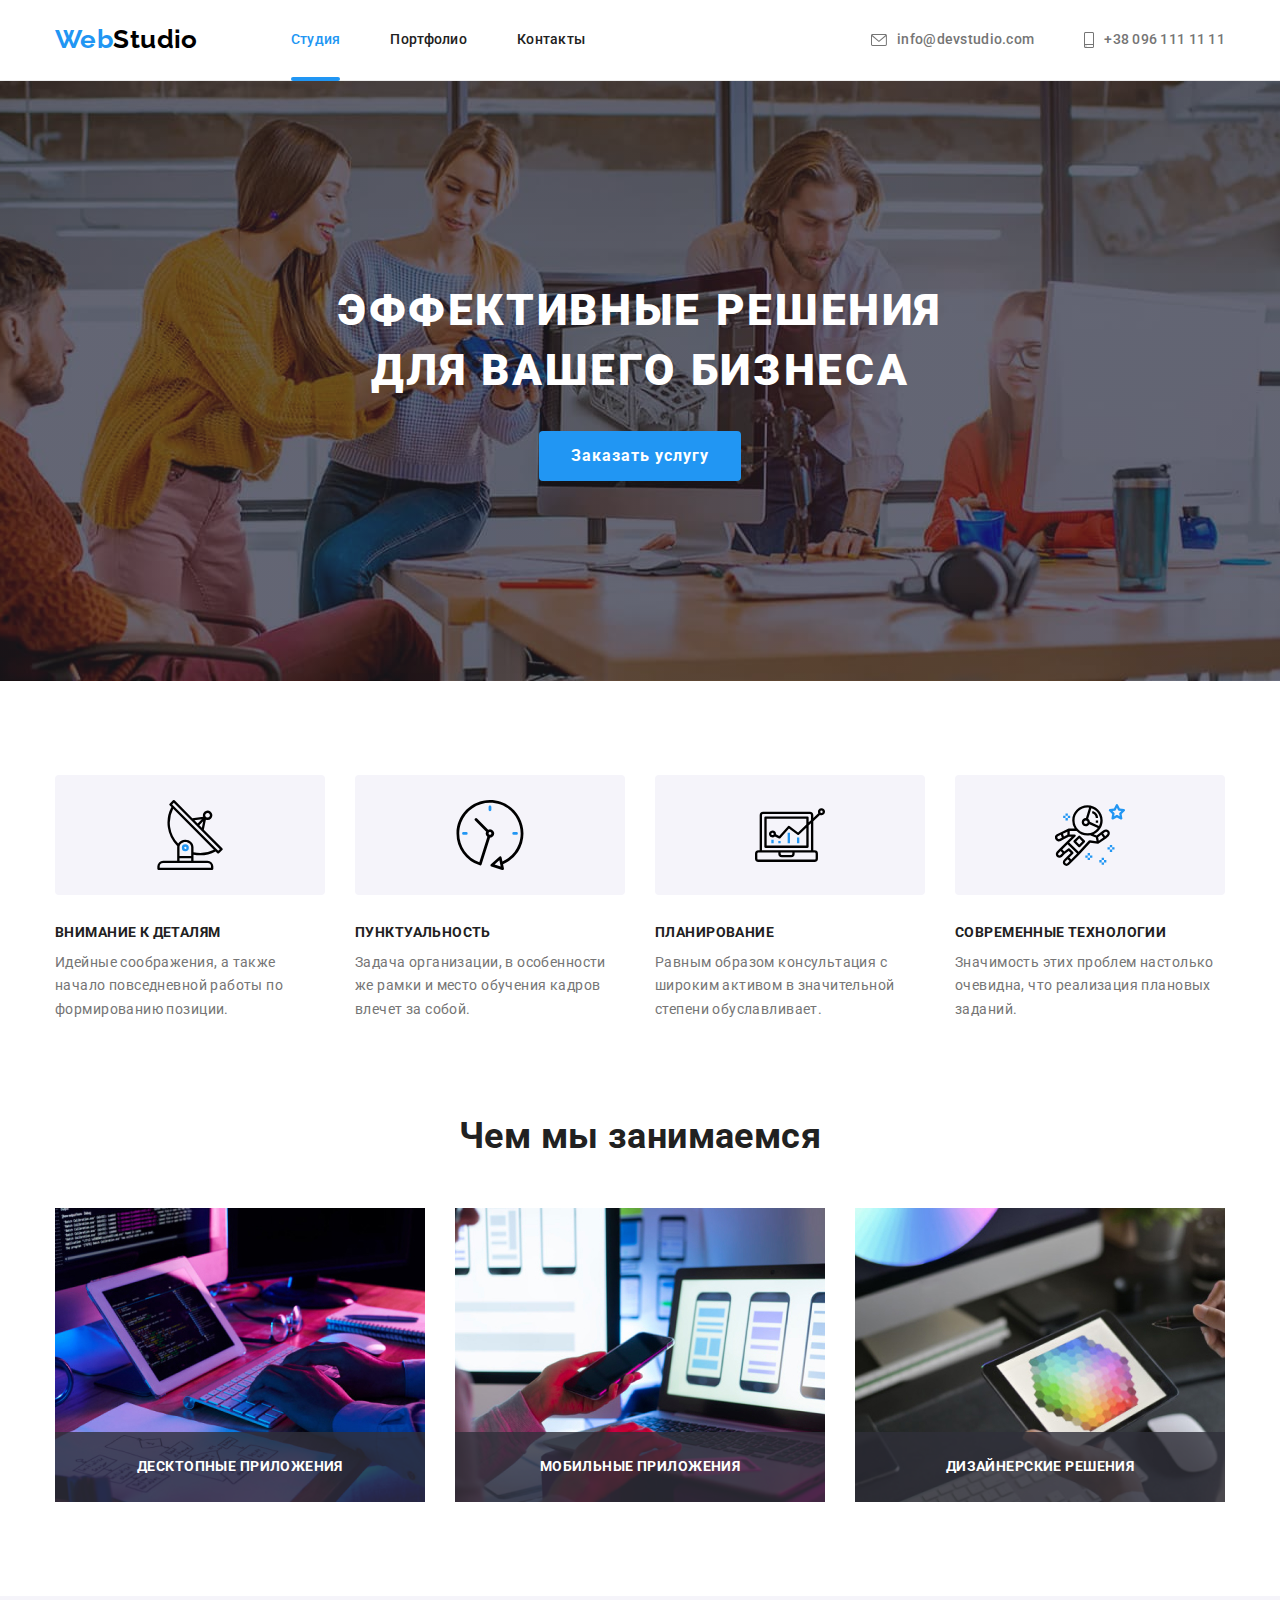
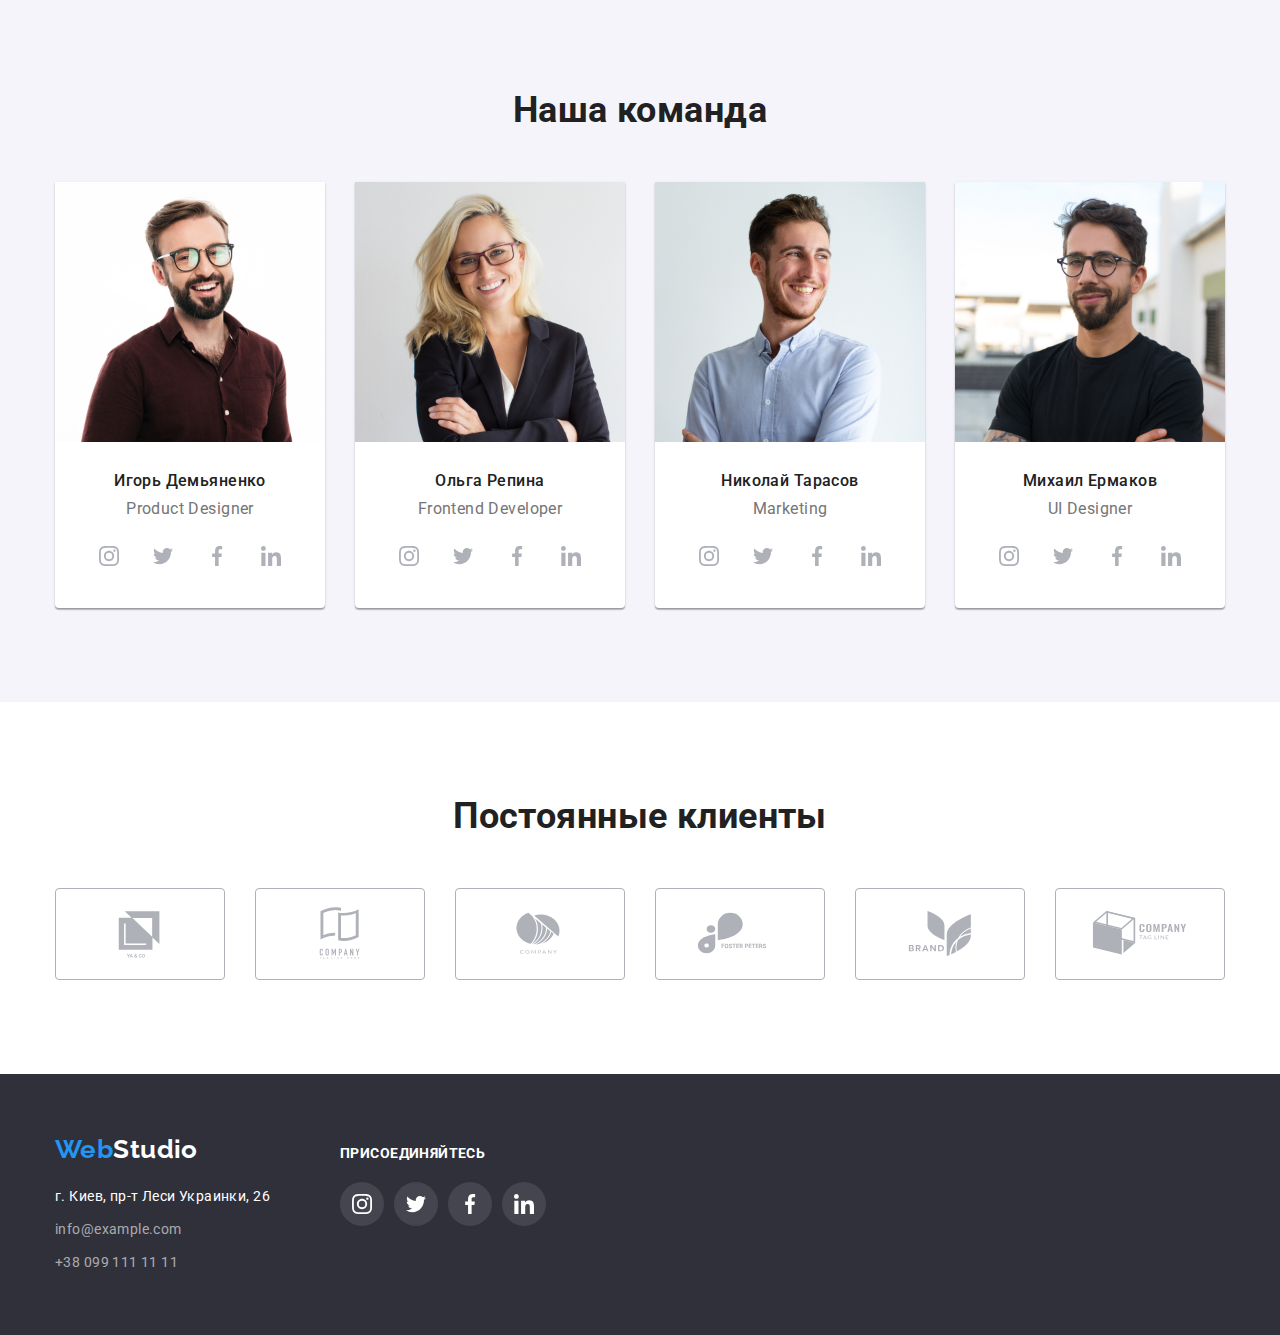
<file: index.html>
<!DOCTYPE html>
<html lang="ru">
<head>
    <meta charset="UTF-8">
    <meta http-equiv="X-UA-Compatible" content="IE=edge">
    <meta name="viewport" content="width=device-width, initial-scale=1.0">
    <title>WebStudio</title>
    <link href="https://fonts.googleapis.com/css2?family=Raleway:wght@700&family=Roboto:wght@400;500;700;900&display=swap" rel="stylesheet">
    <link rel="stylesheet" href="https://cdnjs.cloudflare.com/ajax/libs/modern-normalize/1.1.0/modern-normalize.min.css">
    <link rel="stylesheet" href="./css/styles.css">
    <link rel="stylesheet" href="./js/modal.js">
</head>
<body>
    
    <header class="header-border">
        <div class="container header-formating">
            <nav class="header-formating">
                <a href="./index.html" class="logo">Web<span class="logohead-second-color">Studio</span></a>
                <ul class="header-nav">
                    <li class="header-nav-item"><a href="./index.html" class="nav-link nav-link-color">Студия</a></li>
                    <li class="header-nav-item"><a href="./portfolio.html" class="nav-link">Портфолио</a></li>
                    <li class="header-nav-item"><a href="" class="nav-link">Контакты</a></li>
                </ul>
            </nav>
            
            <ul class="head-contacts">
                <li class="item">
                    
                    <a href="mailto:info@devstudio.com" class="head-contacts-link"> 
                        <svg class="contact-icon" width="16px" height="12px">
                        <use href="./images/sprite.svg#iconmail"></use>
                        </svg>
                    info@devstudio.com
                    </a>
                </li>
                <li class="item">
                    <a href="tel:+380961111111" class="head-contacts-link">
                        <svg class="contact-icon" width="10px" height="16px">
                            <use href="./images/sprite.svg#iconsmartphone"></use>
                        </svg>
                        +38 096 111 11 11
                    </a>
                </li>
            </ul>
        </div>
    
    </header>
    
    
    <!-- main -->
    <main>
    <!-- Section 1 Main image with button-->
        <section class="section main-header-bg">
            
            <h1 class="main-header">Эффективные решения для вашего бизнеса</h1>
            <button data-modal-open type="button" class="button-order">Заказать услугу</button>
            
        </section>
   
    <!-- Section 2 Work's specification -->
    <section class="section">
        <div class="container">
        <!-- Header will be hiden later -->
        <h2 class="visually-hidden">Особенности</h2>
        <ul class="specification-list">
            <li class="item">
                <div class="spec-container">
                <svg class="icon-spec" width="70px" height="70px">
                    <use href="./images/sprite.svg#iconsatellite"></use>
                </svg>
                </div>
                <h3 class="specifications-header-style">Внимание к деталям</h3>
                <p class="specification-title">Идейные соображения, а также начало повседневной работы по формированию позиции.</p>
            </li>
            <li class="item item-punctuality">
                <div class="spec-container">
                    <svg class="icon-spec" width="70px" height="70px">
                        <use href="./images/sprite.svg#iconclock"></use>
                    </svg>
                </div>
                <h3 class="specifications-header-style">Пунктуальность</h3>
                <p class="specification-title">Задача организации, в особенности же рамки и место обучения кадров влечет за собой.</p>
            </li>
            <li class="item item-planing">
                <div class="spec-container">
                    <svg class="icon-spec" width="70px" height="70px">
                        <use href="./images/sprite.svg#icondiagram"></use>
                    </svg>
                </div>
                <h3 class="specifications-header-style">Планирование</h3>
                <p class="specification-title">Равным образом консультация с широким активом в значительной степени обуславливает.</p>
            </li>
            <li class="item item-technology">
                <div class="spec-container">
                    <svg class="icon-spec" width="70px" height="70px">
                        <use href="./images/sprite.svg#iconastronaut"></use>
                    </svg>
                </div>
                <h3 class="specifications-header-style">Современные технологии</h3>
                <p class="specification-title">Значимость этих проблем настолько очевидна, что реализация плановых заданий.</p>
            </li>  
        </ul>
        </div>
    </section>
    <!-- Section 3 Field of activity-->
    <section class="section no-top-padding">
        <div class="container">
        <h2 class="secondary-header">Чем мы занимаемся</h2>
        <ul class="activity-list">
            <li class="item">
                <div class="activity-image">
                <img src="./images/pc.jpg" alt="Разработка для ПК" width="370">
                <h3 class="activity-description">Десктопные приложения</h3>
                </div>
            </li>
            <li class="item">
                <div class="activity-image">
                <img src="./images/phone.jpg" alt="Разработка для смартфонов" width="370">
                <h3 class="activity-description">Мобильные приложения</h3>
                </div>
            </li>
            <li class="item">
                <div class="activity-image">
                <img src="./images/tablets.jpg" alt="Разработка для планшетов" width="370">
                <h3 class="activity-description">Дизайнерские решения</h3>
                </div>
            </li>
        </ul>
        </div>
    </section>
    <!-- Section 4 Staff-->
    <section class="section staff-section">
        <div class="container">
        <h2 class="secondary-header">Наша команда</h2>
        <ul class="staff-list">
            <li class="staff-style">
                <img src="./images/Igor.jpg" alt="Игорь Демьяненко" width="270">
                <div class="staff-container">
                <h3 class="staff-title">Игорь Демьяненко</h3>
                <p class="staff-descript">Product Designer</p>
                    <ul class="social-list">
                        <li>
                            <a href="" class="social-links">
                            <svg class="social-icon">
                                <use href="./images/sprite.svg#iconinst"></use>
                            </svg> 
                            </a>
                        </li>
                        <li>
                            <a href="" class="social-links">
                                <svg class="social-icon">
                                    <use href="./images/sprite.svg#icontwitter"></use>
                                </svg>
                            </a>
                        </li>
                        <li>
                            <a href="" class="social-links">
                                <svg class="social-icon">
                                    <use href="./images/sprite.svg#iconfacebook"></use>
                                </svg>
                            </a>
                        </li>
                        <li>
                            <a href="" class="social-links">
                                <svg class="social-icon">
                                    <use href="./images/sprite.svg#iconlinkedin"></use>
                                </svg>
                            </a>
                        </li>
                    </ul>
                </div>
            </li>
            <li class="staff-style">
                <img src="./images/Olga.jpg" alt="Ольга Репина" width="270">
                <div class="staff-container">
                <h3 class="staff-title">Ольга Репина</h3>
                <p class="staff-descript">Frontend Developer</p>
                <ul class="social-list">
                    <li>
                        <a href="" class="social-links">
                            <svg class="social-icon">
                                <use href="./images/sprite.svg#iconinst"></use>
                            </svg>
                        </a>
                    </li>
                    <li>
                        <a href="" class="social-links">
                            <svg class="social-icon">
                                <use href="./images/sprite.svg#icontwitter"></use>
                            </svg>
                        </a>
                    </li>
                    <li>
                        <a href="" class="social-links">
                            <svg class="social-icon">
                                <use href="./images/sprite.svg#iconfacebook"></use>
                            </svg>
                        </a>
                    </li>
                    <li>
                        <a href="" class="social-links">
                            <svg class="social-icon">
                                <use href="./images/sprite.svg#iconlinkedin"></use>
                            </svg>
                        </a>
                    </li>
                </ul>
                </div>
            </li>
            <li class="staff-style">
                <img src="./images/Nikolay.jpg" alt="Николай Тарасов" width="270">
                <div class="staff-container">
                <h3 class="staff-title">Николай Тарасов</h3>
                <p class="staff-descript">Marketing</p>
                <ul class="social-list">
                    <li>
                        <a href="" class="social-links">
                            <svg class="social-icon">
                                <use href="./images/sprite.svg#iconinst"></use>
                            </svg>
                        </a>
                    </li>
                    <li>
                        <a href="" class="social-links">
                            <svg class="social-icon">
                                <use href="./images/sprite.svg#icontwitter"></use>
                            </svg>
                        </a>
                    </li>
                    <li>
                        <a href="" class="social-links">
                            <svg class="social-icon">
                                <use href="./images/sprite.svg#iconfacebook"></use>
                            </svg>
                        </a>
                    </li>
                    <li>
                        <a href="" class="social-links">
                            <svg class="social-icon">
                                <use href="./images/sprite.svg#iconlinkedin"></use>
                            </svg>
                        </a>
                    </li>
                </ul>
                </div>
            </li>
            <li class="staff-style">
                <img src="./images/Mihail.jpg" alt="Михаил Ермаков" width="270">
                <div class="staff-container">
                <h3 class="staff-title">Михаил Ермаков</h3>
                <p class="staff-descript">UI Designer</p>
                <ul class="social-list">
                    <li>
                        <a href="" class="social-links">
                            <svg class="social-icon">
                                <use href="./images/sprite.svg#iconinst"></use>
                            </svg>
                        </a>
                    </li>
                    <li>
                        <a href="" class="social-links">
                            <svg class="social-icon">
                                <use href="./images/sprite.svg#icontwitter"></use>
                            </svg>
                        </a>
                    </li>
                    <li>
                        <a href="" class="social-links">
                            <svg class="social-icon">
                                <use href="./images/sprite.svg#iconfacebook"></use>
                            </svg>
                        </a>
                    </li>
                    <li>
                        <a href="" class="social-links">
                            <svg class="social-icon">
                                <use href="./images/sprite.svg#iconlinkedin"></use>
                            </svg>
                        </a>
                    </li>
                </ul>
                </div>
            </li>
            
        </ul>
        </div>
    </section>
    <!-- Section 5 Clients -->
    <section class="section">
        <div class="container">
            <h2 class="secondary-header">Постоянные клиенты</h2>
            <ul class="clients-list">
                <li>
                    <a href="" class="clients-links">
                    <svg class="clients-icon">
                        <use href="./images/sprite.svg#iconlogo"></use>
                    </svg>
                    </a>
                </li>
                <li>
                    <a href="" class="clients-links">
                        <svg class="clients-icon" >
                            <use href="./images/sprite.svg#icontagline1"></use>
                        </svg>
                    </a>
                </li>
                <li>
                    <a href="" class="clients-links">
                        <svg class="clients-icon">
                            <use href="./images/sprite.svg#iconcompany"></use>
                        </svg>
                    </a>
                </li>
                <li>
                    <a href="" class="clients-links">
                        <svg class="clients-icon">
                            <use href="./images/sprite.svg#iconfoster"></use>
                        </svg>
                    </a>
                </li>
                <li>
                    <a href="" class="clients-links">
                        <svg class="clients-icon">
                            <use href="./images/sprite.svg#iconbrand"></use>
                        </svg>
                    </a>
                </li>
                <li>
                    <a href="" class="clients-links">
                        <svg class="clients-icon">
                            <use href="./images/sprite.svg#icontagline2"></use>
                        </svg>
                    </a>
                </li>
            </ul>
        </div>
       
    </section>
    </main>
    <!-- Footer -->
    <footer class="section footer-padding footer-style">
        
         <div class="container footer-formating">
            <address class="footer-text-normal">
            <a href="./index.html" class="logo logo-footer">Web<span class="logofooter-second-color">Studio</span></a>
            <p class="adress">г. Киев, пр-т Леси Украинки, 26</p>
            <a href="mailto:info@example.com" class="footer-contacts-link">info@example.com</a>
            <a href="tel:+380991111111" class="footer-contacts-link">+38 099 111 11 11</a>
            </address>
            
            <div class="footer-soc-container">
                <p class="text-connect">присоединяйтесь</p>
                <ul class="footer-soc-list">
                <li>
                    <a href="" class="social-links-footer">
                        <svg class="social-icon-footer">
                            <use href="./images/sprite.svg#iconinst"></use>
                        </svg>
                    </a>
                </li>
                <li>
                    <a href="" class="social-links-footer">
                        <svg class="social-icon-footer">
                            <use href="./images/sprite.svg#icontwitter"></use>
                        </svg>
                    </a>
                </li>
                <li>
                    <a href="" class="social-links-footer">
                        <svg class="social-icon-footer">
                            <use href="./images/sprite.svg#iconfacebook"></use>
                        </svg>
                    </a>
                </li>
                <li>
                    <a href="" class="social-links-footer">
                        <svg class="social-icon-footer">
                            <use href="./images/sprite.svg#iconlinkedin"></use>
                        </svg>
                    </a>
                </li>
                </ul>
            </div>
            <!-- Modal window -->
            <div class="backdrop is-hidden" data-modal>
                <div class="modal">
                <button data-modal-close type="button" class="modal-close">
                <svg class="icon-close">
                    <use href="./images/sprite.svg#iconclose"></use>
                </svg>
                </button> 
                <p class="modal-description">Услуга</p>
                </div>
            </div>
        </div>
    </footer>
<script src="./js/modal.js"></script>
</body>
</html>
</file>
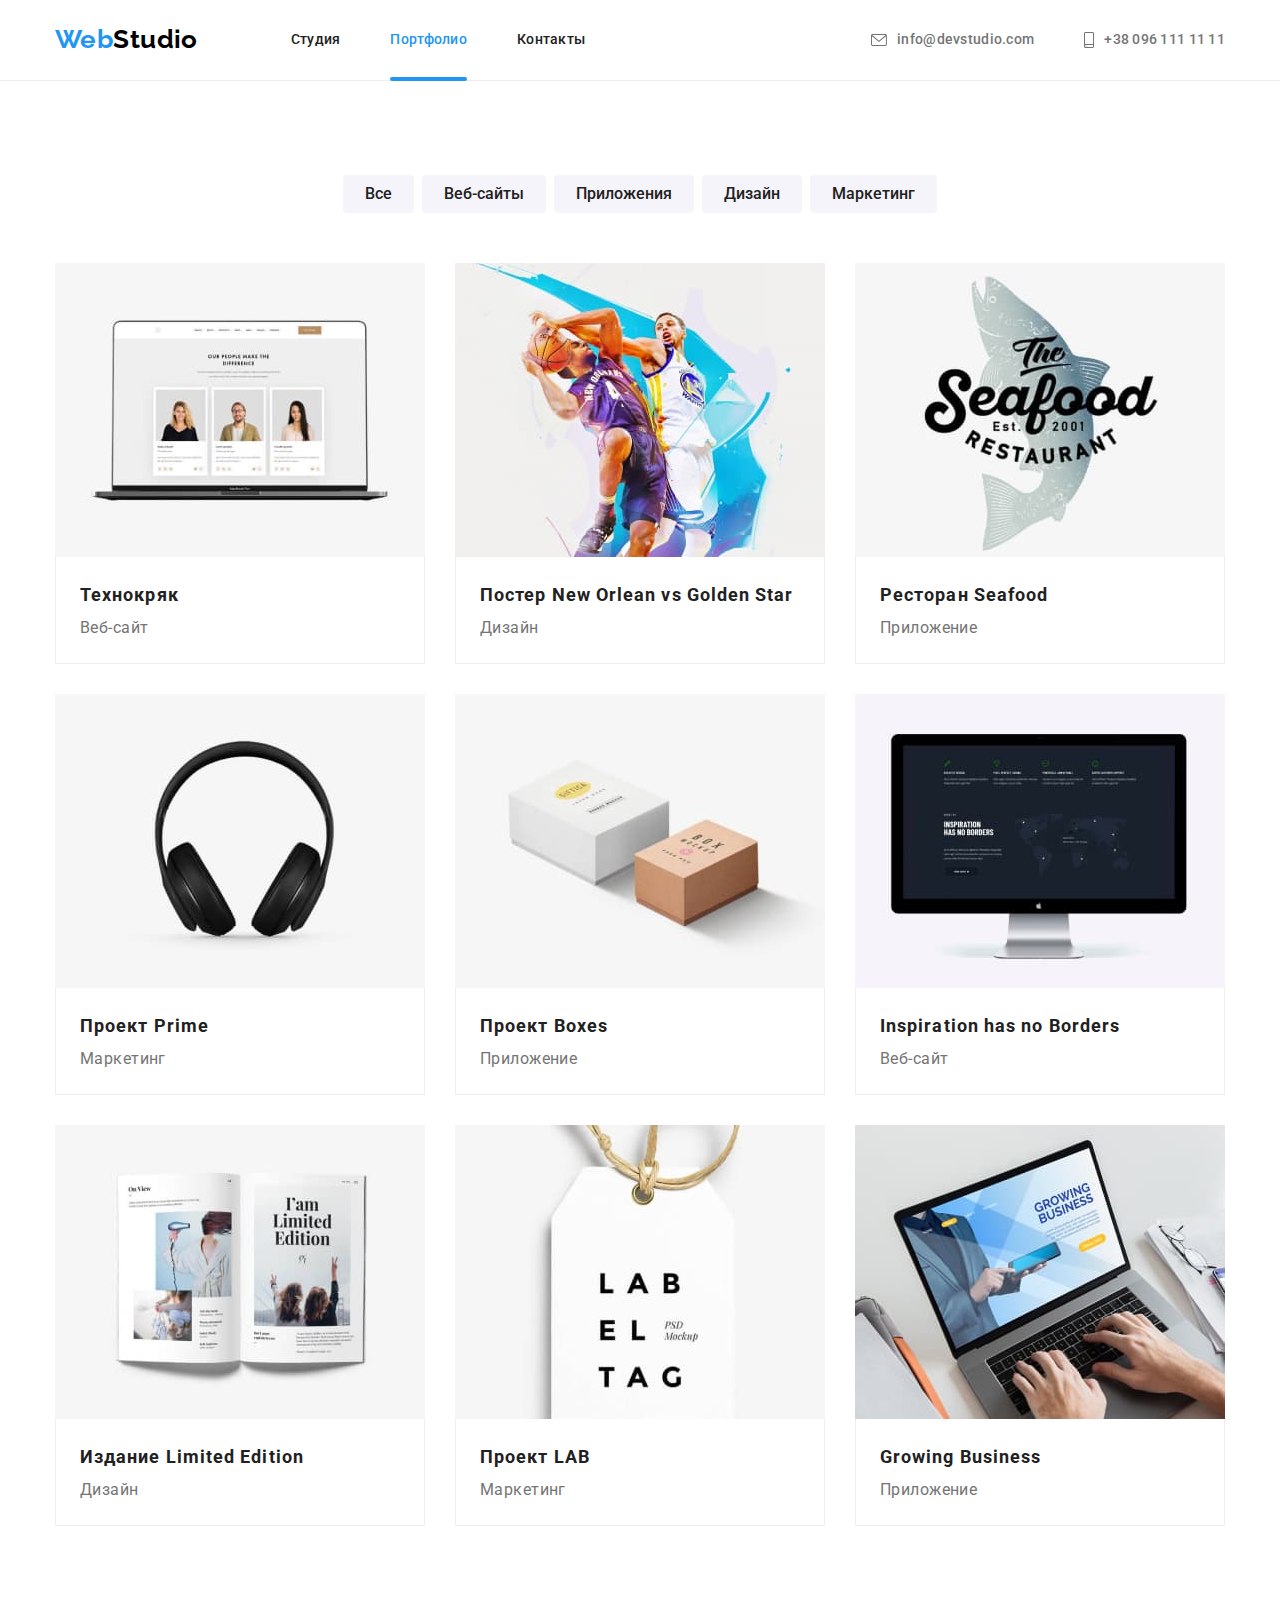
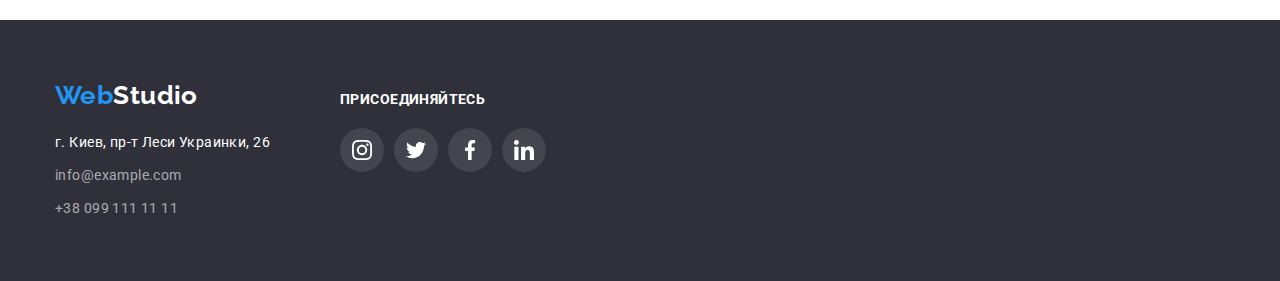
<file: portfolio.html>
<!DOCTYPE html>
<html lang="en">
<head>
    <meta charset="UTF-8">
    <meta http-equiv="X-UA-Compatible" content="IE=edge">
    <meta name="viewport" content="width=device-width, initial-scale=1.0">
    <title>Портфолио</title>
    <link href="https://fonts.googleapis.com/css2?family=Raleway:wght@700&family=Roboto:wght@400;500;700;900&display=swap" rel="stylesheet">
    <link rel="stylesheet" href="https://cdnjs.cloudflare.com/ajax/libs/modern-normalize/1.1.0/modern-normalize.min.css">
    <link rel="stylesheet" href="./css/styles.css">
</head>
<body>
    <!-- Header -->
<header class="header-border">
    <div class="container header-formating">
        <nav class="header-formating">
            <a href="./index.html" class="logo">Web<span class="logohead-second-color">Studio</span></a>
            <ul class="header-nav">
                <li class="header-nav-item"><a href="./index.html" class="nav-link">Студия</a></li>
                <li class="header-nav-item"><a href="./portfolio.html" class="nav-link nav-link-color">Портфолио</a></li>
                <li class="header-nav-item"><a href="" class="nav-link">Контакты</a></li>
            </ul>
        </nav>
        <ul class="head-contacts">
            <li class="item">
        
                <a href="mailto:info@devstudio.com" class="head-contacts-link">
                    <svg class="contact-icon" width="16px" height="12px">
                        <use href="./images/sprite.svg#iconmail"></use>
                    </svg>
                    info@devstudio.com
                </a>
            </li>
            <li class="item">
                <a href="tel:+380961111111" class="head-contacts-link">
                    <svg class="contact-icon" width="10px" height="16px">
                        <use href="./images/sprite.svg#iconsmartphone"></use>
                    </svg>
                    +38 096 111 11 11
                </a>
            </li>
        </ul>
    </div>

</header>
    <!-- Main -->
    <main>
                <!-- Hide later -->
                <h1 class="visually-hidden">Портфолио</h1>
        <!-- Section 1 -->
                
      <section class="section no-bot-padding"> 
        <div class="container">
                <!-- Hide later -->
                <h2 class="visually-hidden">Фильтр наших работ</h2>
        <!-- Buttons list -->
        <ul class="filter-list">
            <li class="item"><button type="button" class="filter-buttons-styles">Все</button></li>
            <li class="item"><button type="button" class="filter-buttons-styles">Веб-сайты</button></li>
            <li class="item"><button type="button" class="filter-buttons-styles">Приложения</button></li>
            <li class="item"><button type="button" class="filter-buttons-styles">Дизайн</button></li>
            <li class="item"><button type="button" class="filter-buttons-styles">Маркетинг</button></li>
        </ul>
        </div>
      </section>
          
        
        <!-- Section 2 -->
       <section class="section custom-top-padding">   
           <div class="container">      
            <ul class="portfolio-list">
                <li class="portfolio-cards">
                <a href="" class="portfolio-cards-link">
                    <div class="portfolio-overlay">
                        <img src="./images/technokrack.jpg" alt="Технокряк" width="370">
                        <p class="portfolio-overlay-description">Ресурс предлагает комплексные предложения с разным уровнем функционала и сервисов. Все это позволит посетителю получить
                        исчерпывающие сведения о компании или частном лице.</p>
                    </div>
                    <div class="portfolio-container">
                        <h3 class="portfolio-title">Технокряк</h3>
                        <p class="portfolio-descript">Веб-сайт</p>
                    </div>
                </a>
             </li>
            <li class="portfolio-cards">
                <a href="" class="portfolio-cards-link">
                    <div class="portfolio-overlay">
                        <img src="./images/neworlean.jpg" alt="Постер новый Орлеан" width="370">
                        <p class="portfolio-overlay-description">Ресурс предлагает комплексные предложения с разным уровнем функционала и сервисов. Все это позволит посетителю получить исчерпывающие сведения о компании или частном лице.</p>
                    </div>
                    <div class="portfolio-container">
                        <h3 class="portfolio-title">Постер New Orlean vs Golden Star</h3>
                        <p class="portfolio-descript">Дизайн</p>
                    </div>
                </a>
            </li>
            <li class="portfolio-cards">
                <a href="" class="portfolio-cards-link">
                    <div class="portfolio-overlay">
                        <img src="./images/seafood.jpg" alt="Ресторан Seafood" width="370">
                        <p class="portfolio-overlay-description">Ресурс предлагает комплексные предложения с разным уровнем функционала и сервисов. Все это позволит посетителю получить исчерпывающие сведения о компании или частном лице.</p>
                    </div>
                    <div class="portfolio-container">
                        <h3 class="portfolio-title">Ресторан Seafood</h3>
                        <p class="portfolio-descript">Приложение</p>
                    </div>
                </a>
            </li>
            <li class="portfolio-cards">
                <a href="" class="portfolio-cards-link">
                    <div class="portfolio-overlay">
                        <img src="./images/prime.jpg" alt="Проект Prime" width="370">
                        <p class="portfolio-overlay-description">Ресурс предлагает комплексные предложения с разным уровнем функционала и сервисов. Все это позволит посетителю получить исчерпывающие сведения о компании или частном лице.</p>
                    </div>
                    <div class="portfolio-container">
                        <h3 class="portfolio-title">Проект Prime</h3>
                        <p class="portfolio-descript">Маркетинг</p>
                    </div>
                </a>
            </li>
            <li class="portfolio-cards">
                <a href="" class="portfolio-cards-link">
                    <div class="portfolio-overlay">
                        <img src="./images/boxes.jpg" alt="Проект Boxes" width="370">
                        <p class="portfolio-overlay-description">Ресурс предлагает комплексные предложения с разным уровнем функционала и сервисов. Все это позволит посетителю получить исчерпывающие сведения о компании или частном лице.</p>
                    </div>
                    <div class="portfolio-container">
                        <h3 class="portfolio-title">Проект Boxes</h3>
                        <p class="portfolio-descript">Приложение</p>
                    </div>
                </a>
            </li>
            <li class="portfolio-cards">
                <a href="" class="portfolio-cards-link">
                    <div class="portfolio-overlay">
                        <img src="./images/inspiration.jpg" alt="Inspiration has no Borders" width="370">
                        <p class="portfolio-overlay-description">Ресурс предлагает комплексные предложения с разным уровнем функционала и сервисов. Все это позволит посетителю получить исчерпывающие сведения о компании или частном лице.</p>
                    </div>
                    <div class="portfolio-container">
                        <h3 class="portfolio-title">Inspiration has no Borders</h3>
                        <p class="portfolio-descript">Веб-сайт</p>
                    </div>
                </a>
            </li>
            <li class="portfolio-cards">
                <a href="" class="portfolio-cards-link">
                    <div class="portfolio-overlay">
                        <img src="./images/limited.jpg" alt="Издание Limited Edition" width="370">
                        <p class="portfolio-overlay-description">Ресурс предлагает комплексные предложения с разным уровнем функционала и сервисов. Все это позволит посетителю получить исчерпывающие сведения о компании или частном лице.</p>
                    </div>
                    <div class="portfolio-container">
                        <h3 class="portfolio-title">Издание Limited Edition</h3>
                        <p class="portfolio-descript">Дизайн</p>
                    </div>
                </a>
            </li>
            <li class="portfolio-cards">
                <a href="" class="portfolio-cards-link">
                    <div class="portfolio-overlay">
                        <img src="./images/lab.jpg" alt="Проект LAB" width="370">
                        <p class="portfolio-overlay-description">Ресурс предлагает комплексные предложения с разным уровнем функционала и сервисов. Все это позволит посетителю получить исчерпывающие сведения о компании или частном лице.</p>
                    </div>
                    <div class="portfolio-container">
                        <h3 class="portfolio-title">Проект LAB</h3>
                        <p class="portfolio-descript">Маркетинг</p>
                    </div>
                </a>
            </li>
            <li class="portfolio-cards">
                <a href="" class="portfolio-cards-link">
                    <div class="portfolio-overlay">
                        <img src="./images/growing.jpg" alt="Growing Business" width="370">
                        <p class="portfolio-overlay-description">Ресурс предлагает комплексные предложения с разным уровнем функционала и сервисов. Все это позволит посетителю получить исчерпывающие сведения о компании или частном лице.</p>
                    </div>
                    <div class="portfolio-container">
                        <h3 class="portfolio-title">Growing Business</h3>
                        <p class="portfolio-descript">Приложение</p>
                    </div>
                </a>
            </li>
        </ul>
        </div>
      </section>
    </main>
    <!-- Footer -->
    <footer class="section footer-padding footer-style">
    
        <div class="container footer-formating">
            <address class="footer-text-normal">
                <a href="./index.html" class="logo logo-footer">Web<span class="logofooter-second-color">Studio</span></a>
                <p class="adress">г. Киев, пр-т Леси Украинки, 26</p>
                <a href="mailto:info@example.com" class="footer-contacts-link">info@example.com</a>
                <a href="tel:+380991111111" class="footer-contacts-link">+38 099 111 11 11</a>
            </address>
        
            <div class="footer-soc-container">
                <p class="text-connect">присоединяйтесь</p>
                <ul class="footer-soc-list">
                    <li>
                        <a href="" class="social-links-footer">
                            <svg class="social-icon-footer">
                                <use href="./images/sprite.svg#iconinst"></use>
                            </svg>
                        </a>
                    </li>
                    <li>
                        <a href="" class="social-links-footer">
                            <svg class="social-icon-footer">
                                <use href="./images/sprite.svg#icontwitter"></use>
                            </svg>
                        </a>
                    </li>
                    <li>
                        <a href="" class="social-links-footer">
                            <svg class="social-icon-footer">
                                <use href="./images/sprite.svg#iconfacebook"></use>
                            </svg>
                        </a>
                    </li>
                    <li>
                        <a href="" class="social-links-footer">
                            <svg class="social-icon-footer">
                                <use href="./images/sprite.svg#iconlinkedin"></use>
                            </svg>
                        </a>
                    </li>
                </ul>
            </div>
            
        </div>
    </footer>
</body>
</html>
</file>
<file: css/styles.css>
:root {
    --primary-text-color: #FFFFFF;
    --selected-color: #2196F3;
    --main-black-color: #212121;
    --links-gray: #757575;
    --cubic: cubic-bezier(0.4, 0, 0.2, 1);
}

body {
    font-family: 'Roboto', sans-serif;
    font-weight: 700;
    font-size: 14px;
    line-height: 1.14;
    letter-spacing: 0.03em;
    color: var(--links-gray);
}
.section {
    padding-top: 94px;
    padding-bottom: 94px;
}

.container {
    margin-left: auto;
    margin-right: auto;
    padding-left: 15px;
    padding-right: 15px;
    width: 1200px;
}

.visually-hidden {
    position: absolute;
    width: 1px;
    height: 1px;
    margin: -1px;
    border: 0;
    padding: 0;
    clip: rect(0 0 0 0);
    overflow: hidden;
}

.no-top-padding {
    padding-top: 0;
    padding-bottom: 94;
}

.no-bot-padding {
    padding-bottom: 0;
}

.custom-top-padding {
    padding-top: 50px;
}

img {
    display: block;
}

h1,h2,h3,p,ul {
    margin: 0;
    padding: 0;
}

li {
    list-style-type: none;
}

.logo {
    margin-right: 93px;
    font-family: 'Raleway', sans-serif;
    font-size: 26px;
    line-height: 1.2;
    color: var(--selected-color);
    text-decoration: none;
}
.logo-footer {
    margin-right: 0;
    margin-bottom: 20px;
}

/* Separate color for logo in head*/
.logohead-second-color {
    color: #000000;
}

/* Separate color for logo in footer */
.logofooter-second-color {
    display: inline-block;
    margin-bottom: 20px;
    color: var(--primary-text-color);
}


/* Header formating */
.header-nav {
    display: flex;
}


.header-nav-item:not(:last-child) {
    margin-right: 50px;
}
.header-border {
    border-bottom: 1px solid #ECECEC;
}
.nav-link-color::after {
    position: absolute;
    display: inline-flex;
    content: "";
    left: 0;
    bottom: -1px;
    width: 100%;
    height: 4px;
    border-radius: 2px;
    background-color: var(--selected-color);
}


.head-contacts {
    margin-left: auto;
    display: flex;
    
}


.head-contacts .item:not(:last-child) {
    margin-right: 50px;
    
}

.header-formating {
    
    display: flex;
    align-items: center;
    
    
}

/* Fonts for head list */
.nav-link {
    position: relative;
    display: block;
    padding-top: 32px;
    padding-bottom: 32px;
    font-weight: 500;
    letter-spacing: 0.02em;
    color: var(--main-black-color);
    text-decoration: none;
    transition: color 250ms var(--cubic);
}

.nav-link:hover, 
.nav-link:focus {
    color: var(--selected-color);
}
.nav-link-color {
    color: var(--selected-color);
}

   
/* Head contacts */

.head-contacts-link {
    display: inline-flex;
    align-items: center;
    padding-top: 32px;
    padding-bottom: 32px;
    font-weight: 500;
    font-size: 14px;
    line-height: 1.14;
    letter-spacing: 0.02em;
    color: var(--links-gray);
    text-decoration: none;
    transition: color 250ms var(--cubic);
}
.head-contacts-link:hover,
.head-contacts-link:focus {
    color: var(--selected-color);
}


.contact-icon {
    fill: var(--links-gray);
    margin-right: 10px;
    transition: fill 250ms var(--cubic);
}
.head-contacts-link:hover .contact-icon,
.head-contacts-link:focus .contact-icon {
    fill: var(--selected-color);
}



.main-header {
    width: 696px;
    margin-bottom: 30px;
}

.main-header-bg {
    max-height: 600px;
    max-width: 1600px;
    margin-left: auto;
    margin-right: auto;
    padding-top: 200px;
    padding-bottom: 200px;
    display: flex;
    flex-direction: column;
    text-align: center;
    align-items: center;
    background-image: linear-gradient(
        to right, 
        rgba(47, 48, 58, 0.4), 
        rgba(47, 48, 58, 0.4)
        ),
        url("../images/header.jpg");
    background-color: #C4C4C4;;
    background-repeat: no-repeat;
    background-size: cover;
    background-position: center;

}

/* Fonts for h1 */

h1 {
    font-weight: 900;
    font-size: 44px;
    line-height: 1.36;
    text-align: center;
    letter-spacing: 0.06em;
    text-transform: uppercase;
    color: var(--primary-text-color);
}

.button-order {
    display: inline-block;
    text-align: center;
    align-items: center;
    font-weight: 700;
    letter-spacing: 0.06em;
    padding: 10px 32px;
    font-size: 16px;
    line-height: 1.87;
    background-color: var(--selected-color);
    color: var(--primary-text-color);
    border: none;
    border-radius: 4px;
    cursor: pointer;
    transition: background-color 250ms var(--cubic),
    box-shadow 250ms var(--cubic);
}

.button-order:hover,
.button-order:focus {
    box-shadow: 0px 4px 4px rgba(0, 0, 0, 0.15);
    background-color: #188CE8;
}

/* Modal window */
.backdrop {
    position: fixed;
    top: 0;
    left: 0;
    width: 100%;
    height: 100%;
    background-color: rgba(0, 0, 0, 0.2);
    opacity: 1;
    transition: opacity 250ms var(--cubic);
}
.backdrop.is-hidden {
    /* visibility: hidden; */
    opacity: 0;
    pointer-events: none;
    
    
}
.backdrop.is-hidden .modal {
    transform: translate(-50%, -50%) scale(0.9);
    
}

.modal {
    position: absolute;
    display: inline-flex;
    justify-content: center;
    text-align: center;
    top: 50%;
    left: 50%;
    min-width: 528px;
    min-height: 581px;

    background-color: var(--primary-text-color);
    box-shadow: 0px 1px 3px rgba(0, 0, 0, 0.12), 0px 1px 1px rgba(0, 0, 0, 0.14), 0px 2px 1px rgba(0, 0, 0, 0.2);
    border-radius: 4px;

    transform: translate(-50%, -50%) scale(1);
    transition: transform 250ms var(--cubic);
}
.modal-close {
    position: absolute;
    display: flex;
    justify-content: center;
    align-items: center;
    background-color: var(--primary-text-color);
    top: 8px;
    right: 8px;
    width: 30px;
    height: 30px;
    cursor:pointer;
    border: none;
    border: 1px solid rgba(0, 0, 0, 0.1);
    border-radius: 50%;
    
}
.icon-close {   
    width: 11px;
    height: 11px;
    fill: black;
    margin: 0;
    padding: 0;
    transition: fill 250ms var(--cubic);
}

.modal-close:hover .icon-close,
.modal-close:focus .icon-close {
    fill: var(--selected-color);
}


.modal-description {
    display: flex;
    align-items: center;   
    text-transform: uppercase;
    font-weight: 900;
    font-size: 20px;
    color: var(--main-black-color);

}

/* Fonts for h2 Index */
.secondary-header {
    margin-bottom: 50px;
    font-size: 36px;
    line-height: 1.16;
    text-align: center;
    color: var(--main-black-color);
}

/* Fonts for h3 Section 2 in Index */
.specifications-header-style {
    margin-bottom: 10px;
    font-size: 14px;
    text-transform: uppercase;
    color: var(--main-black-color);
}
/* Fonts for p Section 2 */
.specification-title {
    font-weight: 400;
    line-height: 1.71;
    color: var(--links-gray);
}
/* Section 2 formating */

.specification-list {
    display: flex;
    flex-wrap: wrap;
    justify-content: space-between;
}

.specification-list .item {
   
    max-width: 270px;
    
}

.specification-list .item:nth-child(n+5) {
    margin-top: 30px;
}


.spec-container {
    display: flex;
    height: 120px;
    margin-bottom: 30px;
    align-items: center;
    justify-content: center;
    background: #F5F4FA;
    border-radius: 4px;
}


/* Field of activity section Index */
.field-activity-section {
    margin-bottom: 94px;
}

/* Section 3 formating */
.activity-list {
    display: flex;
    flex-wrap: wrap;
    justify-content: space-between;
}


.activity-list .item:nth-child(n+4) {
    margin-top: 30px;
}

.activity-description {
    position: absolute;
    display: inline-flex;
    bottom: 0;
    left: 0;
    width: 100%;
    height: 70px;
    justify-content: center;
    align-items: center;
    font-weight: 700;
    font-size: 14px;
    line-height: 1.14;
    letter-spacing: 0.03em;
    text-transform: uppercase;
    color: var(--primary-text-color);
    background-color: rgba(47, 48, 58, 0.8);
}
.activity-image {
    position: relative;
    display: flex;
}

/* Staff section Index */

.staff-style {
    background-color: #FFFFFF;
    box-shadow: 0px 1px 3px rgba(0, 0, 0, 0.12), 0px 1px 1px rgba(0, 0, 0, 0.14), 0px 2px 1px rgba(0, 0, 0, 0.2);
    border-radius: 0px 0px 4px 4px;
}

.staff-section {
    padding-top: 94px;
    padding-bottom: 94px;
    background-color: #F5F4FA;
}
.staff-list {

    display: flex;
    flex-wrap: wrap;
    justify-content: space-between;
}

/* Fonts for h3 Section 4 */
.staff-title {
    font-weight: 500;
    font-size: 16px;
    color: var(--main-black-color);
}

/* Fonts for p Section 4 */
.staff-descript {
    margin-top: 10px;
    font-weight: 400;
    font-size: 16px;
}

.staff-container {
    max-width: 270px;
    text-align: center;
    margin-top: 30px;
    margin-bottom: 30px;
    margin-left: 32px;
    margin-right: 32px; 
}

.social-list {
    display: flex;
    align-items: center;
    margin-top: 16px;
    margin-left: auto;
    margin-right: auto;
    justify-content: space-between;
}
.social-links {
    display: flex;
    justify-content: center;
    align-items: center;
    border-radius: 50%;
    padding: 0;
    margin: 0;
    width: 44px;
    height: 44px;
    transition: background-color 250ms var(--cubic);
            
}

.social-links:hover,
.social-links:focus {
    background-color: var(--selected-color);
    
}
.social-links:hover .social-icon,
.social-links:focus .social-icon {
    fill: #FFFFFF;
    
}

.social-icon {
    display: inline-flex;
    margin: 0;
    padding: 0;
    width: 20px;
    height: 20px;
    fill: #AFB1B8;
    transition: fill 250ms var(--cubic);
    
}
.clients-list {
    display: flex;
    align-items: center;
    justify-content: space-between;
}

.clients-icon {
    width: 106px;
    height: 60px;
    fill: #AFB1B8;
    transition: fill 250ms var(--cubic);
}
.clients-links {
    display: inline-flex;
    align-items: center;
    justify-content: center;
    width: 170px;
    height: 92px;
    border: 1px solid #AFB1B8;
    border-radius: 4px;
    transition: border 250ms var(--cubic);
}

.clients-links:hover .clients-icon,
.clients-links:focus .clients-icon {
    fill: var(--selected-color);
}
.clients-links:hover,
.clients-links:focus {
    border: 1px solid var(--selected-color);
}

/* Filter Buttons styles */

.filter-list {
    display: flex;
    justify-content: center;
}

.filter-list .item:not(:last-child) {
    margin-right: 8px;
}

.filter-buttons-styles {
    display: inline-block;
   padding-top: 6px;
    padding-bottom: 6px;
    padding-right: 22px;
    padding-left: 22px;
    font-weight: 500;
    font-size: 16px;
    line-height: 1.62;
    text-align: center;
    border-style: none;
    border-radius: 4px;
    background-color: #F5F4FA;
    color: var(--main-black-color);
    cursor: pointer;
    transition: background-color 250ms var(--cubic),
                box-shadow 250ms var(--cubic),
                color 250ms var(--cubic);
}

/* Buttons styles hover */
.filter-buttons-styles:hover,
.filter-buttons-styles:focus {
    box-shadow: 0px 3px 1px rgba(0, 0, 0, 0.1),
    0px 1px 2px rgba(0, 0, 0, 0.08),
    0px 2px 2px rgba(0, 0, 0, 0.12);
    background-color: var(--selected-color);
    color: var(--primary-text-color);
}

/* Portfolio formating */
.portfolio-list {
display: flex;
flex-wrap: wrap;
gap: 30px;
}

/* Fonts for p Porfolio */
.portfolio-descript {
    font-weight: 400;
    font-size: 16px;
    line-height: 1.87;
    color: var(--links-gray);


}

/* Fonts for h3 Porfolio */
.portfolio-title {
    font-weight: 700;
    font-size: 18px;
    line-height: 2;
    letter-spacing: 0.06em;
    color: var(--main-black-color);
}

.portfolio-container {
    padding-top: 20px;
    padding-bottom: 20px;
    padding-left: 24px;
    padding-right: 24px;
    border-left: 1px solid #EEEEEE;
    border-right: 1px solid #EEEEEE;
    border-bottom: 1px solid #EEEEEE;
}


/* Cards in Porfolio */

.portfolio-cards {
box-sizing: border-box;

}
.portfolio-cards-link {
   
    display: block;
    transition: box-shadow 250ms var(--cubic);
}
.portfolio-cards-link:hover,
.portfolio-cards-link:focus {
box-shadow: 0px 1px 1px rgba(0, 0, 0, 0.12),
        0px 4px 4px rgba(0, 0, 0, 0.06),
        1px 4px 6px rgba(0, 0, 0, 0.16);
}
.portfolio-cards-link:hover .portfolio-overlay-description,
.portfolio-cards-link:focus .portfolio-overlay-description {
    
    transform: translateY(0);
    
}



.portfolio-overlay {
    position: relative;
    overflow: hidden;
    
}

.portfolio-overlay-description {
    position: absolute;
    display: inline-flex;
    width: 100%;
    height: 100%;
    top: 0;
    left: 0;
    transform: translateY(100%);
    transition: transform 250ms var(--cubic);

    padding-top: 63px;
    padding-right: 24px;
    padding-left: 24px;
    padding-bottom: 63px;
    font-weight: 400;
    font-size: 18px;
    line-height: 1.55;
    letter-spacing: 0.03em;
    color: var(--primary-text-color);
    background: rgba(33, 150, 243, 0.9);
    text-shadow: 0px 4px 4px rgba(0, 0, 0, 0.25);

}

.portfolio-cards a {
    text-decoration: none;
}

/* Footer style */
.footer-style {
    background-color: #2F303A;
    
}

/* Footer contacts */
.footer-contacts-link {
    display: block;
    font-weight: 400;
    font-size: 14px;
    line-height: 1.71;
    color: rgba(255, 255, 255, 0.6);
    text-decoration: none;
    transition: color 250ms var(--cubic);
}
.footer-contacts-link:last-child {
    margin-top: 9px;
   
}


.footer-contacts-link:hover,
.footer-contacts-link:focus {
    color: var(--selected-color);
}
.footer-padding {
    padding-top: 60px;
    padding-bottom: 60px;
}
.footer-text-normal {
    font-style: normal;
}

.footer-formating {
    display: flex;
    align-items: baseline;
    
   
}
.footer-soc-list {
    display: flex;
    
    
    
   
}
.footer-soc-container {
    display: flex;
    flex-direction: column;
    margin-left: 70px;
}
.footer-soc-container p {
    margin-bottom: 20px;
}

.footer-soc-container li:not(:last-child) {
    margin-right: 10px;
}


.social-links-footer {
    display: flex;
    justify-content: center;
    align-items: center;
    border-radius: 50%;
    padding: 0;
    margin: 0;
    width: 44px;
    height: 44px;
    background-color: rgba(255, 255, 255, 0.1);
    transition: background-color 250ms var(--cubic);

}
.social-links-footer:hover,
.social-links-footer:focus {
    background-color: var(--selected-color);
}
.social-icon-footer {
    display: inline-flex;
    margin: 0;
    padding: 0;
    width: 20px;
    height: 20px;
    fill: #FFFFFF;
}
.text-connect {
    text-transform: uppercase;
    color: #FFFFFF;
}

/* Adress */
.adress {
    margin-bottom: 9px;
    font-weight: 400;
    font-size: 14px;
    line-height: 1.71;
    letter-spacing: 0.03em;
    color: var(--primary-text-color);
}
</file>
